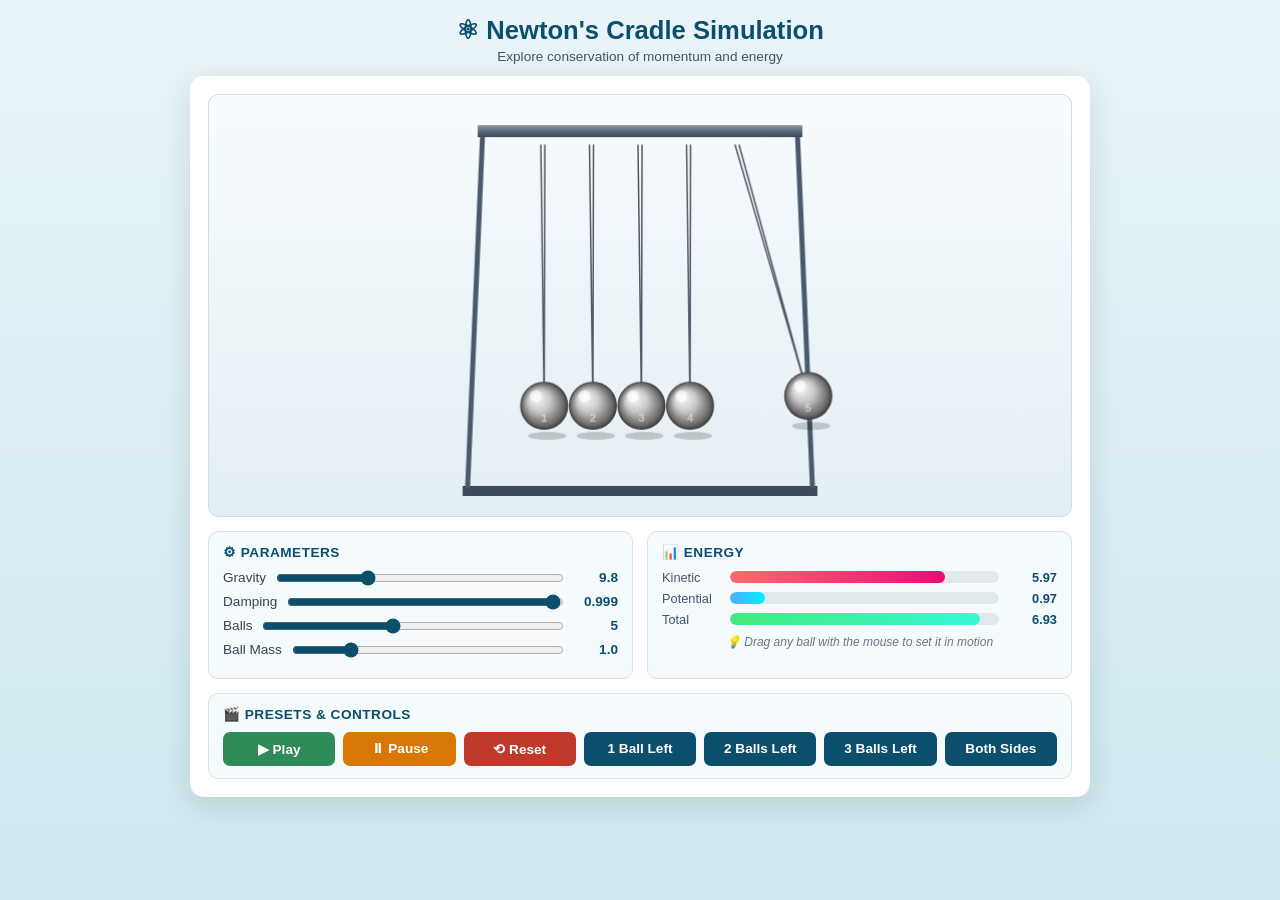
<file: Untitled-1.html>
<!DOCTYPE html>
<html lang="en">
<head>
<meta charset="UTF-8">
<title>Newton's Cradle - PhET Style Simulation</title>
<style>
  * { margin: 0; padding: 0; box-sizing: border-box; }
  body {
    font-family: 'Segoe UI', Tahoma, sans-serif;
    background: linear-gradient(180deg, #e8f4f8 0%, #cfe8f0 100%);
    min-height: 100vh;
    display: flex;
    flex-direction: column;
    align-items: center;
    padding: 15px;
    color: #1a3a52;
  }
  h1 {
    font-size: 1.6rem;
    color: #0b4f6c;
    margin-bottom: 4px;
    font-weight: 600;
  }
  .subtitle {
    font-size: 0.85rem;
    color: #456;
    margin-bottom: 12px;
  }
  .app {
    background: white;
    border-radius: 14px;
    box-shadow: 0 8px 30px rgba(0,0,0,0.12);
    padding: 18px;
    width: 100%;
    max-width: 900px;
  }
  canvas {
    width: 100%;
    height: auto;
    display: block;
    background: linear-gradient(180deg, #f7fbfd 0%, #e3eef3 100%);
    border-radius: 10px;
    border: 1px solid #cfdde4;
    cursor: grab;
  }
  canvas:active { cursor: grabbing; }

  .panel {
    display: grid;
    grid-template-columns: 1fr 1fr;
    gap: 14px;
    margin-top: 14px;
  }
  @media (max-width: 600px) {
    .panel { grid-template-columns: 1fr; }
  }
  .card {
    background: #f5fafc;
    border: 1px solid #d6e4ea;
    border-radius: 10px;
    padding: 12px 14px;
  }
  .card h3 {
    font-size: 0.85rem;
    color: #0b4f6c;
    margin-bottom: 10px;
    text-transform: uppercase;
    letter-spacing: 0.5px;
  }
  .slider-row {
    display: flex;
    align-items: center;
    justify-content: space-between;
    margin-bottom: 8px;
    font-size: 0.85rem;
  }
  .slider-row label { flex: 0 0 auto; color: #345; }
  .slider-row input[type=range] {
    flex: 1;
    margin: 0 10px;
    accent-color: #0b4f6c;
  }
  .slider-row .val {
    min-width: 44px;
    text-align: right;
    font-weight: 600;
    color: #0b4f6c;
  }
  .buttons {
    display: flex;
    gap: 8px;
    flex-wrap: wrap;
    margin-top: 8px;
  }
  button {
    flex: 1;
    min-width: 90px;
    padding: 9px 12px;
    border: none;
    border-radius: 7px;
    font-size: 0.85rem;
    font-weight: 600;
    cursor: pointer;
    transition: transform 0.1s, box-shadow 0.2s;
    color: white;
  }
  button:hover { transform: translateY(-1px); box-shadow: 0 4px 12px rgba(0,0,0,0.15); }
  button:active { transform: translateY(0); }
  .btn-play { background: #2e8b57; }
  .btn-pause { background: #d97706; }
  .btn-reset { background: #c0392b; }
  .btn-preset { background: #0b4f6c; }

  .energy {
    display: flex;
    flex-direction: column;
    gap: 6px;
    font-size: 0.8rem;
  }
  .energy-bar {
    display: flex;
    align-items: center;
    gap: 8px;
  }
  .energy-bar .lbl { width: 60px; color: #456; }
  .energy-bar .bar {
    flex: 1;
    height: 12px;
    background: #e0e9ed;
    border-radius: 6px;
    overflow: hidden;
    position: relative;
  }
  .energy-bar .fill {
    height: 100%;
    border-radius: 6px;
    transition: width 0.05s linear;
  }
  .fill.ke { background: linear-gradient(90deg, #ff6b6b, #ee0979); }
  .fill.pe { background: linear-gradient(90deg, #4facfe, #00f2fe); }
  .fill.te { background: linear-gradient(90deg, #43e97b, #38f9d7); }
  .energy-bar .num { width: 50px; text-align: right; font-weight: 600; color: #0b4f6c; }

  .hint {
    font-size: 0.75rem;
    color: #678;
    margin-top: 8px;
    text-align: center;
    font-style: italic;
  }
</style>
</head>
<body>
  <h1>⚛ Newton's Cradle Simulation</h1>
  <p class="subtitle">Explore conservation of momentum and energy</p>

  <div class="app">
    <canvas id="cv" width="860" height="420"></canvas>

    <div class="panel">
      <div class="card">
        <h3>⚙ Parameters</h3>
        <div class="slider-row">
          <label>Gravity</label>
          <input type="range" id="gravity" min="1" max="30" step="0.5" value="9.8">
          <span class="val" id="gravityVal">9.8</span>
        </div>
        <div class="slider-row">
          <label>Damping</label>
          <input type="range" id="damping" min="0.9" max="1" step="0.001" value="0.999">
          <span class="val" id="dampingVal">0.999</span>
        </div>
        <div class="slider-row">
          <label>Balls</label>
          <input type="range" id="nballs" min="2" max="9" step="1" value="5">
          <span class="val" id="nballsVal">5</span>
        </div>
        <div class="slider-row">
          <label>Ball Mass</label>
          <input type="range" id="mass" min="0.5" max="3" step="0.1" value="1">
          <span class="val" id="massVal">1.0</span>
        </div>
      </div>

      <div class="card">
        <h3>📊 Energy</h3>
        <div class="energy">
          <div class="energy-bar">
            <span class="lbl">Kinetic</span>
            <div class="bar"><div class="fill ke" id="keBar" style="width:0%"></div></div>
            <span class="num" id="keNum">0.0</span>
          </div>
          <div class="energy-bar">
            <span class="lbl">Potential</span>
            <div class="bar"><div class="fill pe" id="peBar" style="width:0%"></div></div>
            <span class="num" id="peNum">0.0</span>
          </div>
          <div class="energy-bar">
            <span class="lbl">Total</span>
            <div class="bar"><div class="fill te" id="teBar" style="width:0%"></div></div>
            <span class="num" id="teNum">0.0</span>
          </div>
        </div>
        <p class="hint">💡 Drag any ball with the mouse to set it in motion</p>
      </div>
    </div>

    <div class="card" style="margin-top:14px;">
      <h3>🎬 Presets & Controls</h3>
      <div class="buttons">
        <button class="btn-play" id="playBtn">▶ Play</button>
        <button class="btn-pause" id="pauseBtn">⏸ Pause</button>
        <button class="btn-reset" id="resetBtn">⟲ Reset</button>
        <button class="btn-preset" onclick="preset(1)">1 Ball Left</button>
        <button class="btn-preset" onclick="preset(2)">2 Balls Left</button>
        <button class="btn-preset" onclick="preset(3)">3 Balls Left</button>
        <button class="btn-preset" onclick="presetBoth()">Both Sides</button>
      </div>
    </div>
  </div>

<script>
(() => {
  const canvas = document.getElementById('cv');
  const ctx = canvas.getContext('2d');

  // Logical size
  const W = canvas.width;
  const H = canvas.height;

  // State
  let params = {
    gravity: 9.8,
    damping: 0.999,
    nBalls: 5,
    mass: 1.0
  };
  let running = true;
  let balls = [];
  let dragging = -1;
  let initialEnergy = 0.0001;

  // Geometry
  const PIVOT_Y = 50;
  const STRING_LEN = 260;
  const BALL_R = 24;
  const SPACING = BALL_R * 2.02; // slight gap for visual clarity but collision at 2R

  function buildBalls() {
    balls = [];
    const totalW = (params.nBalls - 1) * SPACING;
    const startX = W / 2 - totalW / 2;
    for (let i = 0; i < params.nBalls; i++) {
      balls.push({
        pivotX: startX + i * SPACING,
        angle: 0,
        angVel: 0
      });
    }
    initialEnergy = 0.0001;
  }

  function ballPos(b) {
    return {
      x: b.pivotX + STRING_LEN * Math.sin(b.angle),
      y: PIVOT_Y + STRING_LEN * Math.cos(b.angle)
    };
  }

  // Physics step with substeps for stability
  function step(dt) {
    const sub = 4;
    const h = dt / sub;
    for (let s = 0; s < sub; s++) {
      // integrate each pendulum (simple gravity pendulum)
      for (let i = 0; i < balls.length; i++) {
        if (i === dragging) continue;
        const b = balls[i];
        // α = -(g/L) sinθ ; scale: treat L in meters via factor
        const L_m = STRING_LEN / 100; // convert px to meters (100px = 1m)
        const alpha = -(params.gravity / L_m) * Math.sin(b.angle);
        b.angVel += alpha * h;
        b.angVel *= Math.pow(params.damping, h * 60);
        b.angle += b.angVel * h;
      }
      // Collisions between adjacent balls
      for (let i = 0; i < balls.length - 1; i++) {
        const a = balls[i], b = balls[i+1];
        const pa = ballPos(a), pb = ballPos(b);
        const dx = pb.x - pa.x;
        const dy = pb.y - pa.y;
        const dist = Math.hypot(dx, dy);
        const minDist = BALL_R * 2;
        if (dist < minDist && dist > 0.0001) {
          // Compute linear velocities at ball centers
          const va_x = STRING_LEN * a.angVel * Math.cos(a.angle);
          const va_y = -STRING_LEN * a.angVel * Math.sin(a.angle);
          const vb_x = STRING_LEN * b.angVel * Math.cos(b.angle);
          const vb_y = -STRING_LEN * b.angVel * Math.sin(b.angle);

          // Normal
          const nx = dx / dist, ny = dy / dist;
          // Relative velocity along normal
          const vrn = (vb_x - va_x) * nx + (vb_y - va_y) * ny;

          if (vrn < 0) {
            // Elastic collision (equal masses)
            const m1 = params.mass, m2 = params.mass;
            const j = -(1 + 1.0) * vrn / (1/m1 + 1/m2); // restitution = 1
            const imp_x = j * nx, imp_y = j * ny;

            // Convert impulse back to angular velocity change
            // tangential direction for each pendulum: t = (cosθ, -sinθ)
            const ta_x = Math.cos(a.angle), ta_y = -Math.sin(a.angle);
            const tb_x = Math.cos(b.angle), tb_y = -Math.sin(b.angle);

            // tangential component of impulse
            const ja_t = (-imp_x) * ta_x + (-imp_y) * ta_y;
            const jb_t = ( imp_x) * tb_x + ( imp_y) * tb_y;

            a.angVel += ja_t / (params.mass * STRING_LEN);
            b.angVel += jb_t / (params.mass * STRING_LEN);
          }

          // Positional correction: push apart along normal by adjusting angles
          const overlap = minDist - dist;
          // Approximate: move each pivot-equivalent angle
          const corr = overlap / 2;
          // Project correction onto each pendulum's tangential direction
          const da = (-corr * nx * Math.cos(a.angle) + -corr * ny * -Math.sin(a.angle)) / STRING_LEN;
          const db = ( corr * nx * Math.cos(b.angle) +  corr * ny * -Math.sin(b.angle)) / STRING_LEN;
          if (i !== dragging) a.angle += da * 0.5;
          if (i+1 !== dragging) b.angle += db * 0.5;
        }
      }
    }
  }

  // Energy calculation
  function computeEnergy() {
    let KE = 0, PE = 0;
    const L_m = STRING_LEN / 100;
    for (const b of balls) {
      const v = L_m * b.angVel; // m/s
      KE += 0.5 * params.mass * v * v;
      // height above lowest point: L(1 - cosθ)
      const h = L_m * (1 - Math.cos(b.angle));
      PE += params.mass * params.gravity * h;
    }
    return { KE, PE, TE: KE + PE };
  }

  // Drawing
  function drawFrame() {
    const first = balls[0], last = balls[balls.length-1];
    const leftX = first.pivotX - BALL_R * 2.5;
    const rightX = last.pivotX + BALL_R * 2.5;
    const topY = PIVOT_Y - 14;
    const baseY = H - 30;

    // Base
    ctx.fillStyle = '#3a4a5a';
    ctx.fillRect(leftX - 20, baseY, rightX - leftX + 40, 10);

    // Side supports
    ctx.strokeStyle = '#4a5a6a';
    ctx.lineWidth = 5;
    ctx.lineCap = 'round';
    ctx.beginPath();
    ctx.moveTo(leftX, topY); ctx.lineTo(leftX - 15, baseY);
    ctx.moveTo(rightX, topY); ctx.lineTo(rightX + 15, baseY);
    ctx.stroke();

    // Top bar
    const grad = ctx.createLinearGradient(0, topY - 6, 0, topY + 6);
    grad.addColorStop(0, '#8a9aa8');
    grad.addColorStop(0.5, '#5a6a78');
    grad.addColorStop(1, '#3a4a58');
    ctx.fillStyle = grad;
    ctx.fillRect(leftX - 5, topY - 6, rightX - leftX + 10, 12);
  }

  function drawString(b) {
    const p = ballPos(b);
    ctx.strokeStyle = '#556';
    ctx.lineWidth = 1.5;
    ctx.beginPath();
    ctx.moveTo(b.pivotX - 2, PIVOT_Y);
    ctx.lineTo(p.x, p.y);
    ctx.moveTo(b.pivotX + 2, PIVOT_Y);
    ctx.lineTo(p.x, p.y);
    ctx.stroke();
  }

  function drawBall(b, idx) {
    const p = ballPos(b);
    // Shadow
    ctx.beginPath();
    ctx.ellipse(p.x + 3, p.y + BALL_R + 6, BALL_R * 0.8, 4, 0, 0, Math.PI * 2);
    ctx.fillStyle = 'rgba(0,0,0,0.18)';
    ctx.fill();

    // Ball
    const g = ctx.createRadialGradient(
      p.x - BALL_R * 0.35, p.y - BALL_R * 0.35, BALL_R * 0.1,
      p.x, p.y, BALL_R
    );
    g.addColorStop(0, '#f5f5f5');
    g.addColorStop(0.4, '#c8c8c8');
    g.addColorStop(0.85, '#6a6a6a');
    g.addColorStop(1, '#3a3a3a');
    ctx.beginPath();
    ctx.arc(p.x, p.y, BALL_R, 0, Math.PI * 2);
    ctx.fillStyle = g;
    ctx.fill();

    // Highlight
    ctx.beginPath();
    ctx.arc(p.x - BALL_R * 0.35, p.y - BALL_R * 0.4, BALL_R * 0.25, 0, Math.PI * 2);
    ctx.fillStyle = 'rgba(255,255,255,0.6)';
    ctx.fill();

    // Index label
    ctx.fillStyle = 'rgba(255,255,255,0.5)';
    ctx.font = 'bold 11px sans-serif';
    ctx.textAlign = 'center';
    ctx.textBaseline = 'middle';
    ctx.fillText(idx + 1, p.x, p.y + BALL_R * 0.55);
  }

  function draw() {
    ctx.clearRect(0, 0, W, H);
    drawFrame();
    for (const b of balls) drawString(b);
    for (let i = 0; i < balls.length; i++) drawBall(balls[i], i);
  }

  function updateEnergyUI() {
    const e = computeEnergy();
    if (e.TE > initialEnergy) initialEnergy = e.TE;
    const maxE = Math.max(initialEnergy, 0.0001);
    document.getElementById('keBar').style.width = Math.min(100, (e.KE / maxE) * 100) + '%';
    document.getElementById('peBar').style.width = Math.min(100, (e.PE / maxE) * 100) + '%';
    document.getElementById('teBar').style.width = Math.min(100, (e.TE / maxE) * 100) + '%';
    document.getElementById('keNum').textContent = e.KE.toFixed(2);
    document.getElementById('peNum').textContent = e.PE.toFixed(2);
    document.getElementById('teNum').textContent = e.TE.toFixed(2);
  }

  let lastT = performance.now();
  function loop(t) {
    const dt = Math.min(0.033, (t - lastT) / 1000);
    lastT = t;
    if (running) step(dt);
    draw();
    updateEnergyUI();
    requestAnimationFrame(loop);
  }

  // Interaction
  function getMouse(e) {
    const r = canvas.getBoundingClientRect();
    const sx = canvas.width / r.width;
    const sy = canvas.height / r.height;
    const cx = (e.touches ? e.touches[0].clientX : e.clientX) - r.left;
    const cy = (e.touches ? e.touches[0].clientY : e.clientY) - r.top;
    return { x: cx * sx, y: cy * sy };
  }

  function onDown(e) {
    e.preventDefault();
    const m = getMouse(e);
    for (let i = 0; i < balls.length; i++) {
      const p = ballPos(balls[i]);
      if (Math.hypot(m.x - p.x, m.y - p.y) < BALL_R * 1.5) {
        dragging = i;
        balls[i].angVel = 0;
        break;
      }
    }
  }
  function onMove(e) {
    if (dragging < 0) return;
    e.preventDefault();
    const m = getMouse(e);
    const b = balls[dragging];
    let ang = Math.atan2(m.x - b.pivotX, m.y - PIVOT_Y);
    ang = Math.max(-Math.PI * 0.45, Math.min(Math.PI * 0.45, ang));
    b.angle = ang;
    b.angVel = 0;
  }
  function onUp() { dragging = -1; }

  canvas.addEventListener('mousedown', onDown);
  canvas.addEventListener('mousemove', onMove);
  window.addEventListener('mouseup', onUp);
  canvas.addEventListener('touchstart', onDown, { passive: false });
  canvas.addEventListener('touchmove', onMove, { passive: false });
  canvas.addEventListener('touchend', onUp);

  // Controls
  function bindSlider(id, key, fmt) {
    const el = document.getElementById(id);
    const vEl = document.getElementById(id + 'Val');
    el.addEventListener('input', () => {
      const v = parseFloat(el.value);
      params[key] = v;
      vEl.textContent = fmt ? fmt(v) : v;
      if (key === 'nBalls') buildBalls();
    });
  }
  bindSlider('gravity', 'gravity', v => v.toFixed(1));
  bindSlider('damping', 'damping', v => v.toFixed(3));
  bindSlider('nballs', 'nBalls', v => v);
  bindSlider('mass', 'mass', v => v.toFixed(1));

  document.getElementById('playBtn').onclick = () => running = true;
  document.getElementById('pauseBtn').onclick = () => running = false;
  document.getElementById('resetBtn').onclick = () => { buildBalls(); };

  window.preset = function(n) {
    buildBalls();
    for (let i = 0; i < n && i < balls.length; i++) {
      balls[i].angle = -Math.PI / 4;
    }
    running = true;
  };
  window.presetBoth = function() {
    buildBalls();
    const n = balls.length;
    const k = Math.max(1, Math.floor(n / 2));
    for (let i = 0; i < k; i++) balls[i].angle = -Math.PI / 4;
    for (let i = 0; i < k; i++) balls[n - 1 - i].angle = Math.PI / 4;
    running = true;
  };

  // Init
  buildBalls();
  // Start with a classic demo
  balls[0].angle = -Math.PI / 4;
  requestAnimationFrame(loop);
})();
</script>
</body>
</html>
</file>
